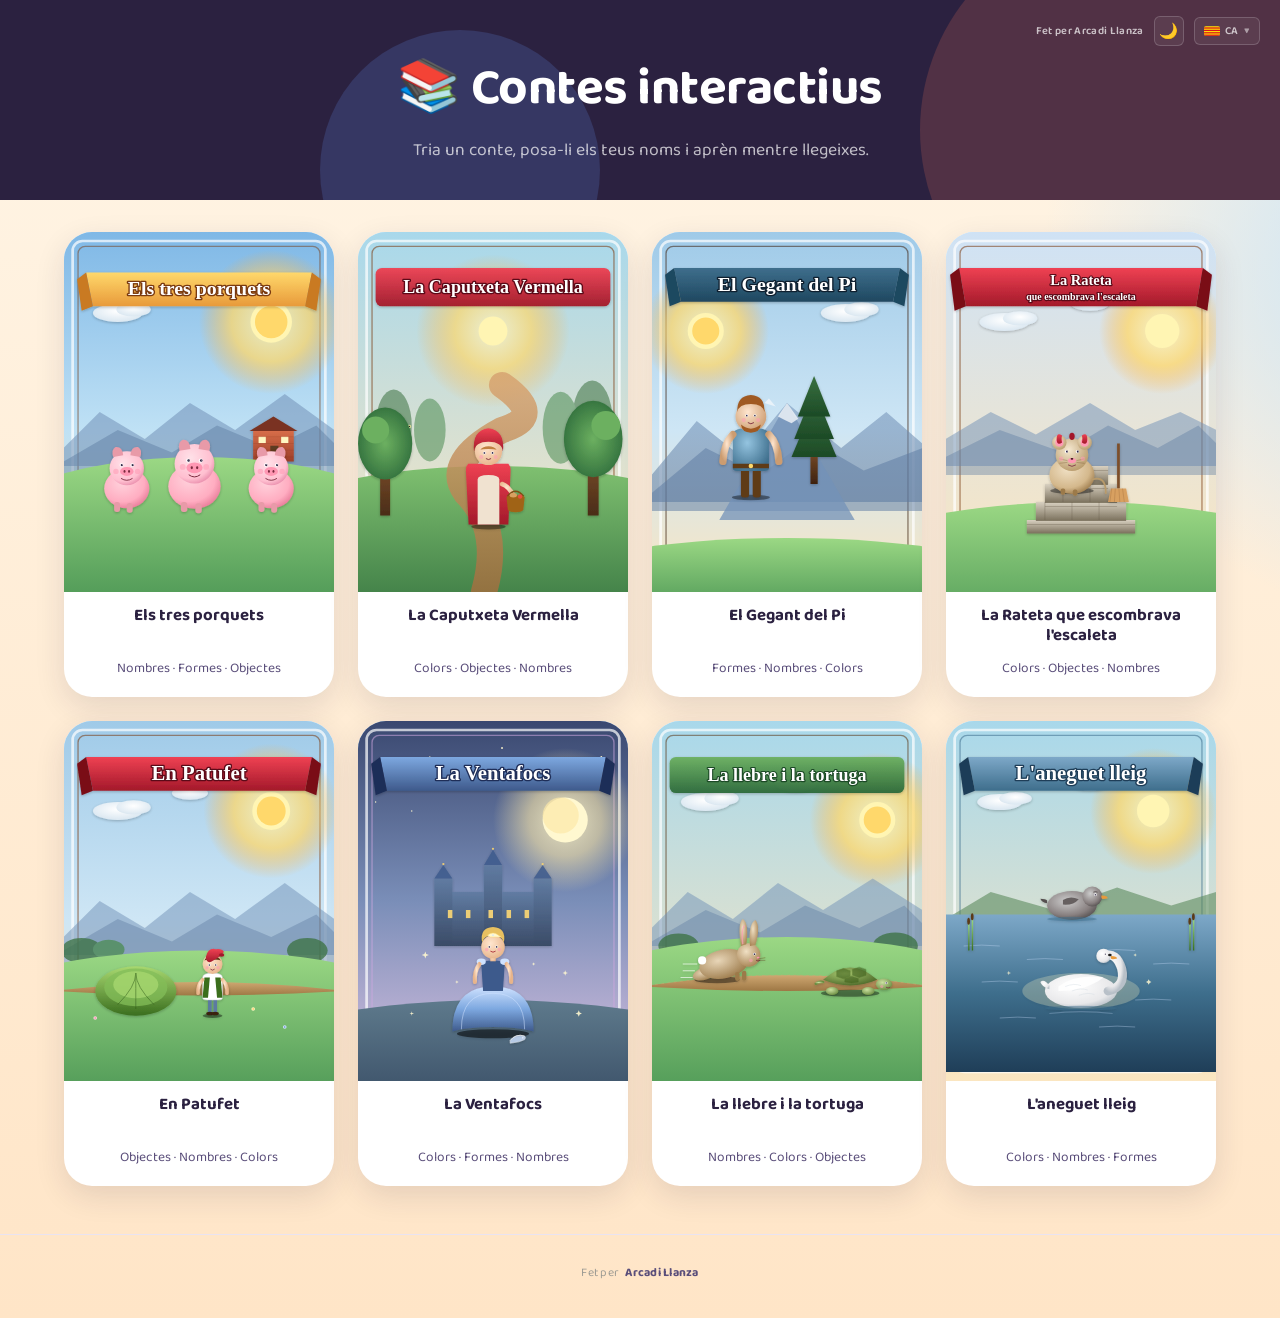
<file: index.html>
<!DOCTYPE html>
<html lang="ca">
<head>
  <meta charset="UTF-8" />
  <meta name="viewport" content="width=device-width, initial-scale=1.0" />
  <title>Contes interactius — Biblioteca</title>
  <meta name="description" content="Vuit contes clàssics interactius en català, anglès, castellà i francès: Els tres porquets, La Caputxeta Vermella, En Patufet, La Ventafocs i més. Personalitza els noms, aprèn nombres, colors, formes i objectes, i escolta el conte amb el lector automàtic." />
  <meta name="keywords" content="contes per a nens, contes interactius, contes en català, contes infantils, Patufet, Caputxeta Vermella, tres porquets, Ventafocs, aneguet lleig, llegir per nens" />
  <meta name="robots" content="index, follow" />
  <meta name="author" content="Arcadi Llanza" />
  <meta name="google-site-verification" content="XzL_aGAbvp5EuVdN9oiAN86SDkwUYz-Rmtnn7xPqbKg" />
  <link rel="canonical" href="https://alc1218.github.io/interactive_tales/" />

  <!-- Open Graph / social cards -->
  <meta property="og:type" content="website" />
  <meta property="og:title" content="Contes interactius — Biblioteca" />
  <meta property="og:description" content="Vuit contes clàssics interactius. Personalitza els noms, tria un tema educatiu i escolta el conte en català, anglès, castellà o francès." />
  <meta property="og:url" content="https://alc1218.github.io/interactive_tales/" />
  <meta property="og:image" content="https://alc1218.github.io/interactive_tales/contes/tres-porquets/cover-storybook.svg" />
  <meta property="og:locale" content="ca_ES" />
  <meta property="og:locale:alternate" content="en_US" />
  <meta property="og:locale:alternate" content="es_ES" />
  <meta property="og:locale:alternate" content="fr_FR" />
  <meta name="twitter:card" content="summary_large_image" />
  <meta name="twitter:title" content="Contes interactius — Biblioteca" />
  <meta name="twitter:description" content="Vuit contes clàssics interactius. Personalitza els noms, tria un tema educatiu i escolta el conte." />
  <meta name="twitter:image" content="https://alc1218.github.io/interactive_tales/contes/tres-porquets/cover-storybook.svg" />

  <link rel="preconnect" href="https://fonts.googleapis.com">
  <link rel="preconnect" href="https://fonts.gstatic.com" crossorigin>
  <link href="https://fonts.googleapis.com/css2?family=Baloo+2:wght@500;600;700;800&display=swap" rel="stylesheet">
  <link rel="stylesheet" href="styles.css" />
</head>
<body>
  <header class="site-header">
    <div class="header-controls"></div>
    <h1 class="site-title"><span class="emoji">📚</span><span data-i18n="site_title">Contes interactius</span></h1>
    <p class="site-subtitle" data-i18n="site_subtitle">Tria un conte, posa-li els teus noms i aprèn mentre llegeixes.</p>
  </header>

  <main class="library">
    <a class="book-card" href="reader.html?tale=tres-porquets">
      <div class="book-cover"><img data-cover-base="contes/tres-porquets/cover-storybook" src="contes/tres-porquets/cover-storybook.svg" alt="Els tres porquets" /></div>
      <div class="book-info">
        <h2 class="book-title" data-i18n="title_tres_porquets">Els tres porquets</h2>
        <p class="book-tag"><span data-i18n="tag_n">Nombres</span> · <span data-i18n="tag_s">Formes</span> · <span data-i18n="tag_o">Objectes</span></p>
      </div>
    </a>

    <a class="book-card" href="reader.html?tale=caputxeta-vermella">
      <div class="book-cover"><img data-cover-base="contes/caputxeta-vermella/cover-storybook" src="contes/caputxeta-vermella/cover-storybook.svg" alt="La Caputxeta Vermella" /></div>
      <div class="book-info">
        <h2 class="book-title" data-i18n="title_caputxeta_vermella">La Caputxeta Vermella</h2>
        <p class="book-tag"><span data-i18n="tag_c">Colors</span> · <span data-i18n="tag_o">Objectes</span> · <span data-i18n="tag_n">Nombres</span></p>
      </div>
    </a>

    <a class="book-card" href="reader.html?tale=gegant-del-pi">
      <div class="book-cover"><img data-cover-base="contes/gegant-del-pi/cover-storybook" src="contes/gegant-del-pi/cover-storybook.svg" alt="El Gegant del Pi" /></div>
      <div class="book-info">
        <h2 class="book-title" data-i18n="title_gegant_del_pi">El Gegant del Pi</h2>
        <p class="book-tag"><span data-i18n="tag_s">Formes</span> · <span data-i18n="tag_n">Nombres</span> · <span data-i18n="tag_c">Colors</span></p>
      </div>
    </a>

    <a class="book-card" href="reader.html?tale=rateta">
      <div class="book-cover"><img data-cover-base="contes/rateta/cover-storybook" src="contes/rateta/cover-storybook.svg" alt="La Rateta que escombrava l'escaleta" /></div>
      <div class="book-info">
        <h2 class="book-title" data-i18n="title_rateta">La Rateta que escombrava l'escaleta</h2>
        <p class="book-tag"><span data-i18n="tag_c">Colors</span> · <span data-i18n="tag_o">Objectes</span> · <span data-i18n="tag_n">Nombres</span></p>
      </div>
    </a>

    <a class="book-card" href="reader.html?tale=patufet">
      <div class="book-cover"><img data-cover-base="contes/patufet/cover-storybook" src="contes/patufet/cover-storybook.svg" alt="En Patufet" /></div>
      <div class="book-info">
        <h2 class="book-title" data-i18n="title_patufet">En Patufet</h2>
        <p class="book-tag"><span data-i18n="tag_o">Objectes</span> · <span data-i18n="tag_n">Nombres</span> · <span data-i18n="tag_c">Colors</span></p>
      </div>
    </a>

    <a class="book-card" href="reader.html?tale=ventafocs">
      <div class="book-cover"><img data-cover-base="contes/ventafocs/cover-storybook" src="contes/ventafocs/cover-storybook.svg" alt="La Ventafocs" /></div>
      <div class="book-info">
        <h2 class="book-title" data-i18n="title_ventafocs">La Ventafocs</h2>
        <p class="book-tag"><span data-i18n="tag_c">Colors</span> · <span data-i18n="tag_s">Formes</span> · <span data-i18n="tag_n">Nombres</span></p>
      </div>
    </a>

    <a class="book-card" href="reader.html?tale=llebre-i-tortuga">
      <div class="book-cover"><img data-cover-base="contes/llebre-i-tortuga/cover-storybook" src="contes/llebre-i-tortuga/cover-storybook.svg" alt="La llebre i la tortuga" /></div>
      <div class="book-info">
        <h2 class="book-title" data-i18n="title_llebre_i_tortuga">La llebre i la tortuga</h2>
        <p class="book-tag"><span data-i18n="tag_n">Nombres</span> · <span data-i18n="tag_c">Colors</span> · <span data-i18n="tag_o">Objectes</span></p>
      </div>
    </a>

    <a class="book-card" href="reader.html?tale=aneguet-lleig">
      <div class="book-cover"><img data-cover-base="contes/aneguet-lleig/cover-storybook" src="contes/aneguet-lleig/cover-storybook.svg" alt="L'aneguet lleig" /></div>
      <div class="book-info">
        <h2 class="book-title" data-i18n="title_aneguet_lleig">L'aneguet lleig</h2>
        <p class="book-tag"><span data-i18n="tag_c">Colors</span> · <span data-i18n="tag_n">Nombres</span> · <span data-i18n="tag_s">Formes</span></p>
      </div>
    </a>
  </main>

  <footer class="site-footer">
    <p class="footer-credit">
      <span data-i18n="created_by">Fet per</span>
      <a href="https://alc1218.github.io/PersonalWebpage/" target="_blank" rel="noopener noreferrer"><strong>Arcadi Llanza</strong></a>
    </p>
  </footer>

  <script src="common.js"></script>
</body>
</html>
</file>
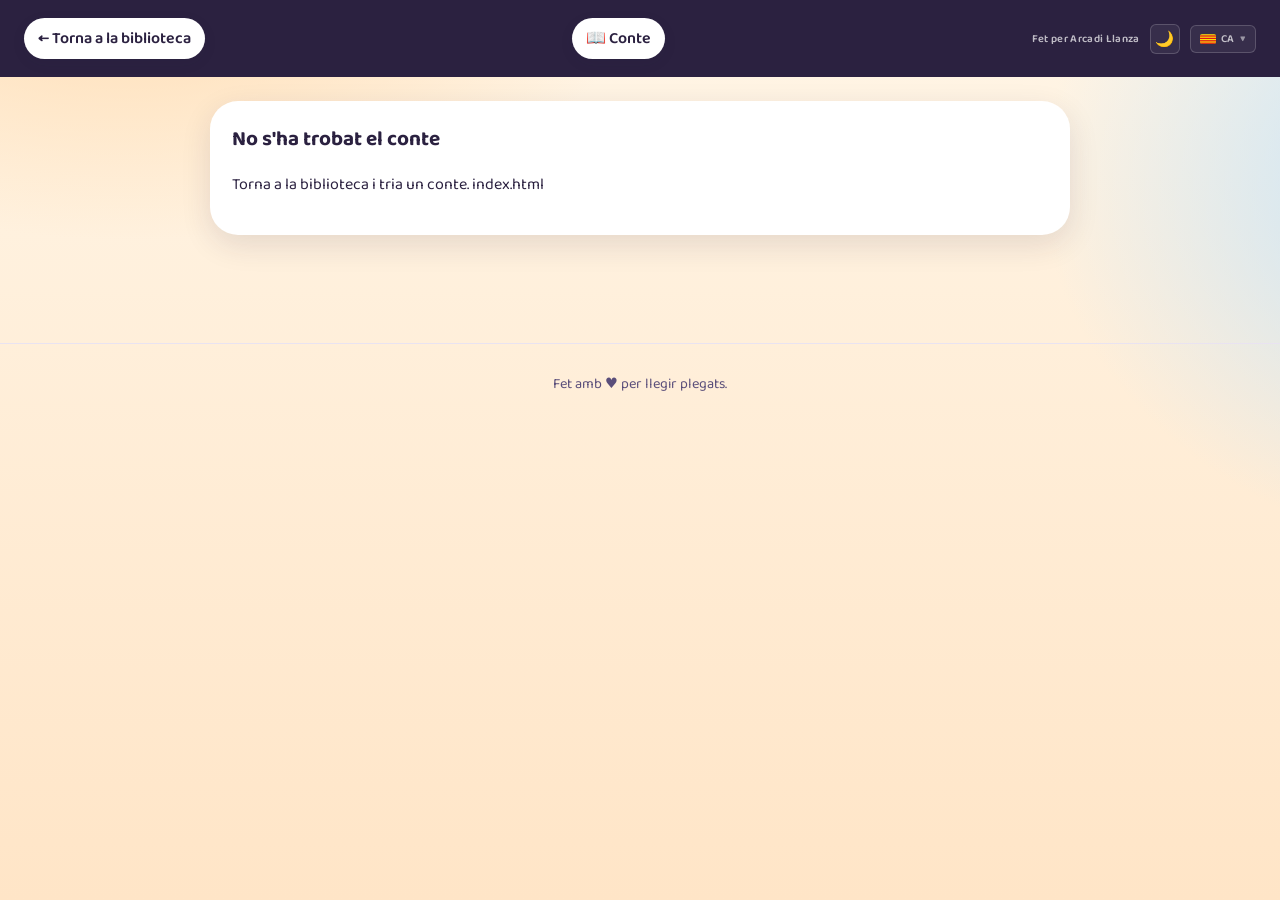
<file: reader.html>
<!DOCTYPE html>
<html lang="ca">
<head>
  <meta charset="UTF-8" />
  <meta name="viewport" content="width=device-width, initial-scale=1.0" />
  <title>Conte — Biblioteca interactiva</title>
  <meta name="description" content="Llegeix un conte clàssic infantil de manera interactiva: personalitza els noms dels personatges, tria un tema educatiu (nombres, colors, formes o objectes), ajusta la complexitat per edat (3 a 12 anys) i escolta'l amb el lector automàtic en 4 idiomes." />
  <meta name="robots" content="index, follow" />
  <meta name="author" content="Arcadi Llanza" />

  <!-- Open Graph -->
  <meta property="og:type" content="article" />
  <meta property="og:title" content="Contes interactius — Reader" />
  <meta property="og:description" content="Llegeix un conte clàssic infantil de manera interactiva. Personalitza, escolta i aprèn." />
  <meta property="og:url" content="https://alc1218.github.io/interactive_tales/reader.html" />
  <meta property="og:locale" content="ca_ES" />
  <meta property="og:locale:alternate" content="en_US" />
  <meta property="og:locale:alternate" content="es_ES" />
  <meta property="og:locale:alternate" content="fr_FR" />
  <meta name="twitter:card" content="summary_large_image" />

  <link rel="preconnect" href="https://fonts.googleapis.com">
  <link rel="preconnect" href="https://fonts.gstatic.com" crossorigin>
  <link href="https://fonts.googleapis.com/css2?family=Baloo+2:wght@500;600;700;800&display=swap" rel="stylesheet">
  <link rel="stylesheet" href="styles.css" />
</head>
<body>
  <div class="topbar">
    <a href="index.html" class="back-link" data-i18n="back">← Torna a la biblioteca</a>
    <div class="back-link" id="tale-label" style="cursor:default;" data-i18n="label_tale">📖 Conte</div>
    <div class="header-controls"></div>
  </div>

  <main class="reader">
    <div class="config-panel" id="config-panel">
      <h2 data-i18n="personalize">Personalitza el teu conte</h2>
      <div class="config-grid" id="character-fields"></div>

      <div style="margin-top:16px;">
        <div class="field" style="margin-bottom:6px;">
          <label data-i18n="educational_theme">Tema educatiu del conte</label>
        </div>
        <div class="twist-row" id="twist-row">
          <button class="twist-chip" data-twist="numbers" data-i18n="twist_numbers">🔢 Nombres</button>
          <button class="twist-chip" data-twist="colors" data-i18n="twist_colors">🎨 Colors</button>
          <button class="twist-chip" data-twist="shapes" data-i18n="twist_shapes">🔺 Formes</button>
          <button class="twist-chip" data-twist="objects" data-i18n="twist_objects">🧺 Objectes</button>
        </div>
      </div>

      <div class="age-row" style="margin-top:18px;">
        <div class="field" style="margin-bottom:6px;">
          <label>
            <span data-i18n="age_label">Edat del lector</span>:
            <strong id="age-value">7</strong> <span data-i18n="age_years">anys</span>
            <span class="age-band" id="age-band" data-i18n="age_band_mid">(Mitjans)</span>
          </label>
        </div>
        <input type="range" id="age-slider" min="3" max="12" step="1" value="7" />
        <div class="age-ticks">
          <span>3</span><span>5</span><span>7</span><span>9</span><span>12</span>
        </div>
      </div>

      <div class="actions">
        <button class="btn btn-primary" id="start-btn" data-i18n="btn_start">▶ Comença el conte</button>
        <button class="btn btn-ghost" id="reset-btn" data-i18n="btn_reset">↺ Restaura els noms</button>
      </div>
    </div>

    <h1 class="story-title" id="story-title" style="display:none;"></h1>

    <div class="story-toolbar" id="story-toolbar" style="display:none;">
      <button class="btn btn-primary" id="play-all-btn">
        <span class="play-ico">▶</span> <span data-i18n="play_all">Llegir tot el conte</span>
      </button>
      <button class="btn btn-ghost" id="stop-btn" disabled>
        <span>■</span> <span data-i18n="stop_audio">Atura</span>
      </button>
      <span class="audio-status" id="audio-status"></span>
    </div>

    <div id="scenes"></div>

    <div class="actions" id="post-actions" style="display:none; justify-content:center;">
      <button class="btn btn-ghost" id="reconfigure-btn" data-i18n="btn_reconfigure">⚙ Torna a personalitzar</button>
      <a href="index.html" class="btn btn-primary" data-i18n="btn_another">📚 Tria un altre conte</a>
    </div>
  </main>

  <footer class="site-footer" data-i18n="footer_reader">
    Fet amb ♥ per llegir plegats.
  </footer>

  <script src="common.js"></script>
  <script src="reader.js"></script>
</body>
</html>
</file>
<file: styles.css>
/* ============================================
   Contes interactius — global styles
   with light / dark theme support
   ============================================ */

/* Light theme (default) */
:root {
  --bg-1: #fff5e6;
  --bg-2: #ffe5c7;
  --bg-3: #c5e8ff;

  --page-grad-1: #ffd6a5;
  --page-grad-2: #b8e0ff;

  --ink:      #2b2140;
  --ink-soft: #5a4e7a;
  --ink-faint:#9e9c94;

  --accent:   #ff7a59;
  --accent-2: #ffb703;
  --accent-3: #6a9bff;
  --accent-4: #52c399;

  --card:         #ffffff;
  --card-shadow:  0 10px 30px rgba(43, 33, 64, 0.12);
  --card-shadow-soft: 0 4px 14px rgba(43, 33, 64, 0.08);

  --field-bg:     #faf7ff;
  --field-border: #e9e3f1;

  --chip-bg:      #f4eeff;

  --radius:    18px;
  --radius-lg: 28px;

  --header-bg:       #2b2140;
  --header-text:     #ffffff;
  --header-text-soft:rgba(255,255,255,0.7);
  --header-text-faint:rgba(255,255,255,0.45);

  --surface:  #ffffff;
  --surface2: #f6f3ff;
  --border:   #e9e3f1;
}

/* Dark theme */
html[data-theme="dark"] {
  --bg-1: #16141f;
  --bg-2: #1d1a2b;
  --bg-3: #1d2b3a;

  --page-grad-1: rgba(255, 122, 89, .08);
  --page-grad-2: rgba(106, 155, 255, .10);

  --ink:      #ece9f4;
  --ink-soft: #a9a2c4;
  --ink-faint:#6f6a85;

  --accent:   #ff8a6c;
  --accent-2: #ffc33b;
  --accent-3: #82aaff;
  --accent-4: #6bd5ae;

  --card:        #24203a;
  --card-shadow: 0 10px 30px rgba(0, 0, 0, 0.55);
  --card-shadow-soft: 0 4px 14px rgba(0, 0, 0, 0.35);

  --field-bg:     #2c2844;
  --field-border: #3a345a;

  --chip-bg:      #332d52;

  --header-bg:       #0e0c1b;
  --header-text:     #ffffff;
  --header-text-soft:rgba(255,255,255,0.7);
  --header-text-faint:rgba(255,255,255,0.4);

  --surface:  #24203a;
  --surface2: #2c2844;
  --border:   #3a345a;
}

/* Auto dark via system preference when no explicit choice */
@media (prefers-color-scheme: dark) {
  html:not([data-theme]) {
    --bg-1: #16141f;
    --bg-2: #1d1a2b;
    --bg-3: #1d2b3a;
    --page-grad-1: rgba(255, 122, 89, .08);
    --page-grad-2: rgba(106, 155, 255, .10);
    --ink:      #ece9f4;
    --ink-soft: #a9a2c4;
    --ink-faint:#6f6a85;
    --accent:   #ff8a6c;
    --accent-2: #ffc33b;
    --accent-3: #82aaff;
    --accent-4: #6bd5ae;
    --card:        #24203a;
    --card-shadow: 0 10px 30px rgba(0, 0, 0, 0.55);
    --card-shadow-soft: 0 4px 14px rgba(0, 0, 0, 0.35);
    --field-bg:     #2c2844;
    --field-border: #3a345a;
    --chip-bg:      #332d52;
    --header-bg:       #0e0c1b;
    --surface:  #24203a;
    --surface2: #2c2844;
    --border:   #3a345a;
  }
}

* { box-sizing: border-box; }

html, body {
  margin: 0;
  padding: 0;
  font-family: 'Baloo 2', 'Comic Sans MS', 'Nunito', system-ui, -apple-system, Segoe UI, Roboto, sans-serif;
  color: var(--ink);
  background:
    radial-gradient(1000px 600px at 10% -10%, var(--page-grad-1) 0%, transparent 55%),
    radial-gradient(900px 700px at 120% 20%, var(--page-grad-2) 0%, transparent 55%),
    linear-gradient(180deg, var(--bg-1), var(--bg-2));
  min-height: 100vh;
  transition: background-color .25s ease, color .25s ease;
}

a { color: inherit; text-decoration: none; }

/* ===== Site header (dark band with controls) ===== */
.site-header {
  position: relative;
  background: var(--header-bg);
  color: var(--header-text);
  padding: 48px 24px 36px;
  text-align: center;
  overflow: hidden;
}
.site-header::before {
  content: '';
  position: absolute;
  top: -80px; right: -60px;
  width: 420px; height: 420px;
  border-radius: 50%;
  background: rgba(255, 122, 89, 0.18);
  pointer-events: none;
}
.site-header::after {
  content: '';
  position: absolute;
  bottom: -110px; left: 25%;
  width: 280px; height: 280px;
  border-radius: 50%;
  background: rgba(106, 155, 255, 0.18);
  pointer-events: none;
}
.site-header > * { position: relative; z-index: 1; }

.site-title {
  font-size: clamp(2rem, 5vw, 3.2rem);
  margin: 0;
  color: var(--header-text);
  letter-spacing: -0.5px;
}
.site-title .emoji { margin-right: 10px; }
.site-subtitle {
  margin: 6px 0 0;
  color: var(--header-text-soft);
  font-size: 1.1rem;
}

/* ===== Header controls (top right) ===== */
.header-controls {
  position: absolute;
  top: 16px;
  right: 20px;
  display: flex;
  align-items: center;
  gap: 10px;
  z-index: 3;
  flex-wrap: wrap;
  justify-content: flex-end;
}
.header-author-credit {
  font-size: 11px;
  color: var(--header-text-faint);
  letter-spacing: .03em;
}
.header-author-credit span { color: var(--header-text-soft); font-weight: 600; }
.header-author-credit a { text-decoration: none; }
.header-author-credit a:hover span { text-decoration: underline; }

.theme-btn {
  display: inline-flex;
  align-items: center;
  justify-content: center;
  width: 30px; height: 30px;
  border-radius: 6px;
  border: 1px solid rgba(255,255,255,0.18);
  background: rgba(255,255,255,0.06);
  cursor: pointer;
  font-size: .95rem;
  color: var(--header-text);
  transition: border-color .2s, background .2s;
  flex-shrink: 0;
}
.theme-btn:hover { border-color: rgba(255,255,255,0.4); background: rgba(255,255,255,0.12); }

.lang-dropdown { position: relative; }
.lang-trigger {
  display: inline-flex;
  align-items: center;
  gap: 5px;
  padding: 4px 9px;
  border-radius: 6px;
  border: 1px solid rgba(255,255,255,0.18);
  background: rgba(255,255,255,0.06);
  cursor: pointer;
  font-size: 11px;
  font-weight: 600;
  color: var(--header-text-soft);
  font-family: inherit;
  letter-spacing: .04em;
  transition: border-color .2s, background .2s;
  white-space: nowrap;
}
.lang-trigger:hover { border-color: rgba(255,255,255,0.4); background: rgba(255,255,255,0.12); }
.lang-trigger .caret { font-size: .55rem; color: rgba(255,255,255,0.5); transition: transform .2s; }
.lang-dropdown.open .caret { transform: rotate(180deg); }
.lang-menu {
  display: none;
  position: absolute;
  right: 0; top: calc(100% + 6px);
  background: var(--surface);
  border: 1px solid var(--border);
  border-radius: 8px;
  box-shadow: var(--card-shadow-soft);
  overflow: hidden;
  min-width: 100px;
  z-index: 200;
}
.lang-dropdown.open .lang-menu { display: block; }
.lang-opt {
  display: flex;
  align-items: center;
  gap: 8px;
  width: 100%;
  padding: 8px 14px;
  border: none;
  background: none;
  cursor: pointer;
  font-size: 12px;
  font-weight: 600;
  color: var(--ink-soft);
  font-family: inherit;
  text-align: left;
  transition: background .15s, color .15s;
}
.lang-opt:hover { background: var(--surface2); color: var(--ink); }
.lang-opt.active { color: var(--accent); background: var(--surface2); }
.lang-opt .flag { font-size: .95rem; display: inline-flex; }

/* ===== Topbar (reader) ===== */
.topbar {
  position: relative;
  display: flex;
  align-items: center;
  justify-content: space-between;
  gap: 12px;
  padding: 18px 24px;
  flex-wrap: wrap;
  background: var(--header-bg);
  color: var(--header-text);
  min-height: 74px;
}
.topbar .header-controls {
  position: static;
}
.back-link {
  display: inline-flex;
  align-items: center;
  gap: 6px;
  padding: 8px 14px;
  background: var(--card);
  border-radius: 999px;
  box-shadow: var(--card-shadow-soft);
  font-weight: 600;
  color: var(--ink);
  transition: transform .15s ease;
}
.back-link:hover { transform: translateX(-2px); }

/* ===== Index: book grid ===== */
.library {
  max-width: 1200px;
  margin: 0 auto;
  padding: 32px 24px 24px;
  display: grid;
  grid-template-columns: repeat(auto-fill, minmax(220px, 1fr));
  gap: 24px;
}

.book-card {
  background: var(--card);
  border-radius: var(--radius-lg);
  overflow: hidden;
  box-shadow: var(--card-shadow);
  transition: transform .2s ease, box-shadow .2s ease;
  display: flex;
  flex-direction: column;
  cursor: pointer;
  position: relative;
}
.book-card:hover {
  transform: translateY(-6px) rotate(-0.5deg);
  box-shadow: 0 18px 40px rgba(0, 0, 0, 0.22);
}
.book-cover {
  aspect-ratio: 3 / 4;
  background: var(--bg-3);
  overflow: hidden;
  display: flex;
  align-items: center;
  justify-content: center;
}
.book-cover svg, .book-cover img {
  width: 100%;
  height: 100%;
  object-fit: cover;
}
/* .book-info uses a two-row grid with a fixed-height title row so that
   every card's title starts at the same Y and every card's tag sits at
   the same Y, regardless of how long any individual title is. */
.book-info {
  padding: 14px 16px 18px;
  text-align: center;
  display: grid;
  grid-template-rows: 2.8em auto;
  row-gap: 6px;
  align-items: start;
  justify-items: center;
}
.book-title {
  margin: 0;
  color: var(--ink);
  font-size: 1.05rem;
  line-height: 1.2;
  width: 100%;
  align-self: start;
  /* Clamp to 2 lines so every title occupies the same block. */
  display: -webkit-box;
  -webkit-line-clamp: 2;
  -webkit-box-orient: vertical;
  overflow: hidden;
  text-overflow: ellipsis;
}
.book-tag {
  margin: 0;
  font-size: .85rem;
  color: var(--ink-soft);
  align-self: start;
}

/* ===== Reader layout ===== */
.reader {
  max-width: 900px;
  margin: 0 auto;
  padding: 24px 20px 60px;
}

.config-panel {
  background: var(--card);
  border-radius: var(--radius-lg);
  box-shadow: var(--card-shadow);
  padding: 22px;
  margin-bottom: 24px;
}
.config-panel h2 {
  margin: 0 0 14px;
  font-size: 1.3rem;
  color: var(--ink);
}
.config-grid {
  display: grid;
  grid-template-columns: repeat(auto-fit, minmax(180px, 1fr));
  gap: 14px;
}
.field label {
  display: block;
  font-size: .85rem;
  color: var(--ink-soft);
  margin-bottom: 4px;
  font-weight: 600;
}
.field input[type="text"] {
  width: 100%;
  padding: 10px 12px;
  font-size: 1rem;
  font-family: inherit;
  border: 2px solid var(--field-border);
  border-radius: 12px;
  background: var(--field-bg);
  color: var(--ink);
  transition: border-color .15s ease;
}
.field input[type="text"]:focus {
  outline: none;
  border-color: var(--accent-3);
}
.twist-row {
  margin-top: 16px;
  display: flex;
  flex-wrap: wrap;
  gap: 8px;
}
.twist-chip {
  display: inline-flex;
  align-items: center;
  gap: 6px;
  padding: 9px 14px;
  background: var(--chip-bg);
  color: var(--ink);
  border: 2px solid transparent;
  border-radius: 999px;
  font-family: inherit;
  font-weight: 600;
  font-size: .95rem;
  cursor: pointer;
  transition: transform .1s ease, background .15s ease;
}
.twist-chip:hover { transform: translateY(-1px); }
.twist-chip.active {
  background: var(--accent);
  color: #fff;
  border-color: var(--accent);
}
.twist-chip[data-twist="numbers"].active { background: #ff7a59; border-color: #ff7a59; color: #fff; }
.twist-chip[data-twist="colors"].active  { background: #6a9bff; border-color: #6a9bff; color: #fff; }
.twist-chip[data-twist="shapes"].active  { background: #52c399; border-color: #52c399; color: #fff; }
.twist-chip[data-twist="objects"].active { background: #ffb703; border-color: #ffb703; color: #2b2140; }

.actions {
  margin-top: 18px;
  display: flex;
  gap: 10px;
  flex-wrap: wrap;
}
.btn {
  font-family: inherit;
  font-size: 1rem;
  padding: 10px 18px;
  border-radius: 999px;
  border: 0;
  cursor: pointer;
  font-weight: 700;
  transition: transform .1s ease;
}
.btn-primary { background: var(--accent); color: white; }
.btn-primary:hover { transform: translateY(-1px); }
.btn-ghost { background: transparent; color: var(--ink-soft); }

/* ===== Story content ===== */
.story-title {
  text-align: center;
  font-size: clamp(1.8rem, 4vw, 2.6rem);
  margin: 12px 0 18px;
  color: var(--ink);
}

.scene {
  background: var(--card);
  border-radius: var(--radius-lg);
  box-shadow: var(--card-shadow);
  padding: 24px;
  margin-bottom: 20px;
  display: grid;
  grid-template-columns: 220px 1fr;
  gap: 22px;
  align-items: center;
}
.scene:nth-child(even) {
  grid-template-columns: 1fr 220px;
}
.scene:nth-child(even) .scene-image {
  order: 2;
}
.scene-image {
  background: var(--bg-3);
  border-radius: var(--radius);
  overflow: hidden;
  aspect-ratio: 1 / 1;
}
.scene-image svg, .scene-image img {
  width: 100%;
  height: 100%;
  display: block;
}
.scene-text {
  font-size: 1.15rem;
  line-height: 1.55;
  color: var(--ink);
}
.scene-text .hl {
  background: rgba(255, 183, 3, .45);
  padding: 2px 6px;
  border-radius: 6px;
  font-weight: 700;
  color: var(--ink);
  box-decoration-break: clone;
  -webkit-box-decoration-break: clone;
}
.scene-text .name {
  color: var(--accent);
  font-weight: 700;
}

/* ===== Age slider ===== */
.age-row { padding: 4px 0 0; }
.age-row .field label { display: flex; align-items: center; gap: 6px; flex-wrap: wrap; }
.age-row .age-band {
  font-size: .8rem;
  font-weight: 700;
  color: var(--accent);
  background: rgba(255,183,3,0.18);
  padding: 2px 9px;
  border-radius: 999px;
  margin-left: 6px;
}
.age-row #age-value {
  display: inline-block;
  min-width: 1.7em;
  text-align: center;
  color: var(--accent);
  font-size: 1.1rem;
}
.age-row input[type="range"] {
  width: 100%;
  margin-top: 4px;
  accent-color: var(--accent);
  cursor: pointer;
}
.age-ticks {
  display: flex;
  justify-content: space-between;
  font-size: 11px;
  color: var(--ink-faint);
  letter-spacing: .04em;
  padding: 0 2px;
  margin-top: 2px;
}

/* ===== Story toolbar (audio reader) ===== */
.story-toolbar {
  display: flex;
  align-items: center;
  gap: 10px;
  flex-wrap: wrap;
  background: var(--card);
  border-radius: 999px;
  padding: 8px 12px;
  box-shadow: var(--card-shadow-soft);
  margin: 0 auto 22px;
  max-width: 600px;
  justify-content: center;
}
.story-toolbar .btn { padding: 8px 18px; font-size: .95rem; }
.story-toolbar .btn:disabled { opacity: .45; cursor: not-allowed; transform: none; }
.story-toolbar .audio-status {
  font-size: .9rem;
  color: var(--ink-soft);
  margin-left: 4px;
}

/* Per-scene play button (top-right of every scene) */
.scene { position: relative; }
.scene-play {
  position: absolute;
  top: 12px;
  right: 14px;
  background: var(--surface);
  border: 1px solid var(--border);
  border-radius: 999px;
  padding: 6px 12px;
  font-size: .9rem;
  font-weight: 700;
  color: var(--ink);
  cursor: pointer;
  display: inline-flex;
  align-items: center;
  gap: 5px;
  transition: background .15s, transform .1s;
}
.scene-play:hover { background: var(--surface2); transform: translateY(-1px); }
.scene-play.playing { background: var(--accent); color: white; border-color: transparent; }
.scene.playing { outline: 3px solid var(--accent); outline-offset: 4px; }

/* ===== Age-driven scene styles ===== */
.scene-text.age-young {
  font-size: 1.45rem;
  line-height: 1.55;
  font-weight: 600;
}
.scene-text.age-old { font-size: 1.05rem; }
.vocab-pill {
  display: inline-block;
  padding: 2px 10px;
  margin: 4px 4px 0 0;
  border-radius: 999px;
  background: rgba(255,183,3,.25);
  color: var(--ink);
  font-size: .85rem;
  font-weight: 600;
}
.vocab-section {
  margin-top: 14px;
  padding-top: 12px;
  border-top: 1px dashed var(--border);
}
.vocab-section .vocab-label {
  font-size: .8rem;
  font-weight: 700;
  color: var(--ink-soft);
  letter-spacing: .04em;
  text-transform: uppercase;
  margin-right: 6px;
}

@media (max-width: 640px) {
  .scene, .scene:nth-child(even) {
    grid-template-columns: 1fr;
  }
  .scene-image { max-width: 280px; margin: 0 auto; }
  .site-header { padding-top: 80px; }
  .header-controls { top: 12px; right: 12px; }
  .scene-play { top: 8px; right: 8px; padding: 4px 10px; font-size: .8rem; }
}

/* ===== Footer ===== */
.site-footer {
  text-align: center;
  padding: 28px 12px 36px;
  color: var(--ink-soft);
  font-size: .9rem;
  border-top: 1px solid var(--border);
  margin-top: 24px;
}
.site-footer .footer-credit {
  margin: 0;
  font-size: 12px;
  color: var(--ink-faint);
  letter-spacing: .02em;
}
.site-footer .footer-credit a {
  color: var(--ink-soft);
  text-decoration: none;
  font-weight: 700;
  margin-left: 4px;
}
.site-footer .footer-credit a:hover { text-decoration: underline; }
</file>
